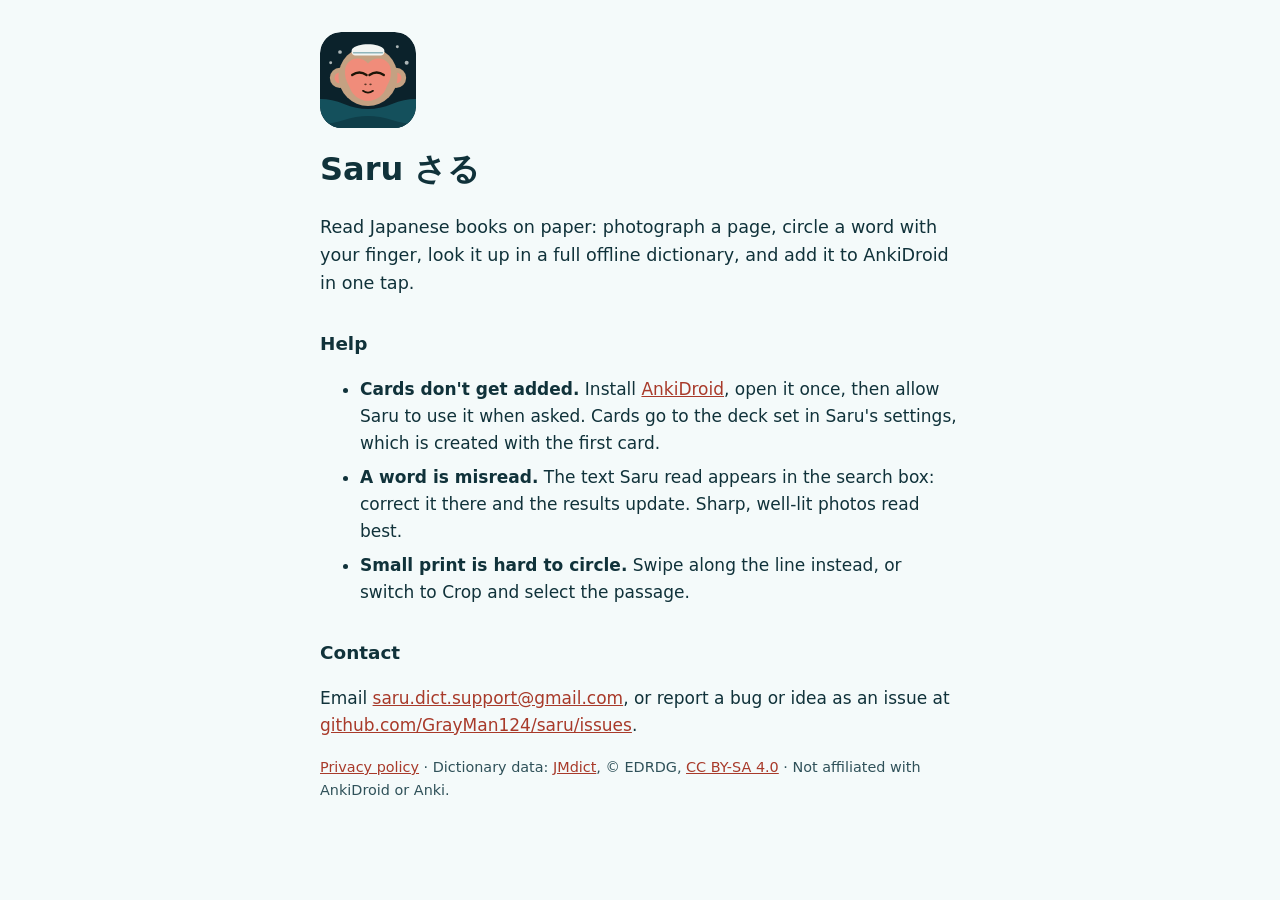
<file: index.html>
<!doctype html>
<html lang="en">
<head>
<meta charset="utf-8">
<meta name="viewport" content="width=device-width, initial-scale=1">
<title>Saru – Japanese OCR Dictionary</title>
<link rel="icon" href="icon.svg" type="image/svg+xml">
<link rel="stylesheet" href="style.css">
</head>
<body>
<main>
<img class="icon" src="icon.svg" width="96" height="96" alt="">
<h1>Saru <span lang="ja">さる</span></h1>
<p class="lead">Read Japanese books on paper: photograph a page, circle a word with your finger, look it up in a full offline dictionary, and add it to AnkiDroid in one tap.</p>

<h2>Help</h2>
<ul>
<li><strong>Cards don't get added.</strong> Install <a href="https://play.google.com/store/apps/details?id=com.ichi2.anki">AnkiDroid</a>, open it once, then allow Saru to use it when asked. Cards go to the deck set in Saru's settings, which is created with the first card.</li>
<li><strong>A word is misread.</strong> The text Saru read appears in the search box: correct it there and the results update. Sharp, well-lit photos read best.</li>
<li><strong>Small print is hard to circle.</strong> Swipe along the line instead, or switch to Crop and select the passage.</li>
</ul>

<h2>Contact</h2>
<p>Email <a href="mailto:saru.dict.support@gmail.com">saru.dict.support@gmail.com</a>, or report a bug or idea as an issue at <a href="https://github.com/GrayMan124/saru/issues">github.com/GrayMan124/saru/issues</a>.</p>

<p class="muted"><a href="privacy.html">Privacy policy</a> · Dictionary data: <a href="https://www.edrdg.org/wiki/index.php/JMdict-EDICT_Dictionary_Project">JMdict</a>, © EDRDG, <a href="https://creativecommons.org/licenses/by-sa/4.0/">CC BY-SA 4.0</a> · Not affiliated with AnkiDroid or Anki.</p>
</main>
</body>
</html>
</file>
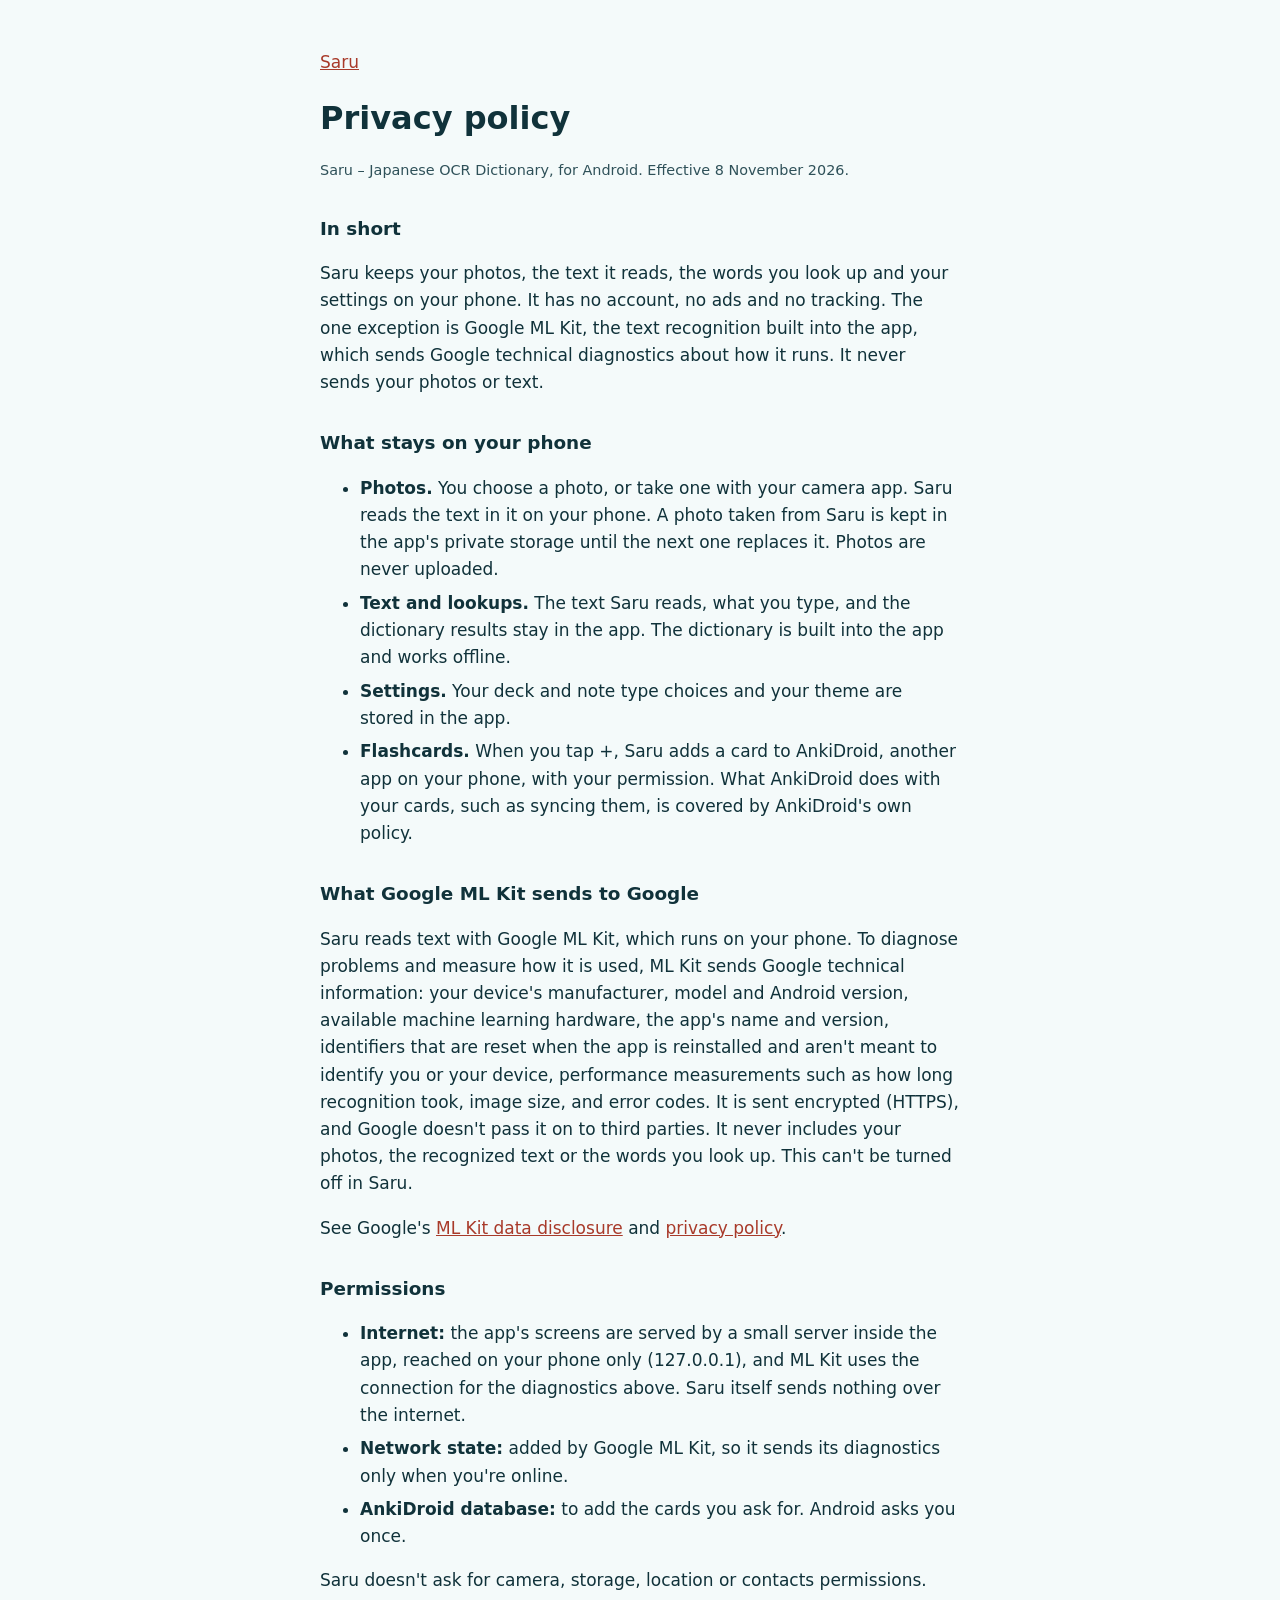
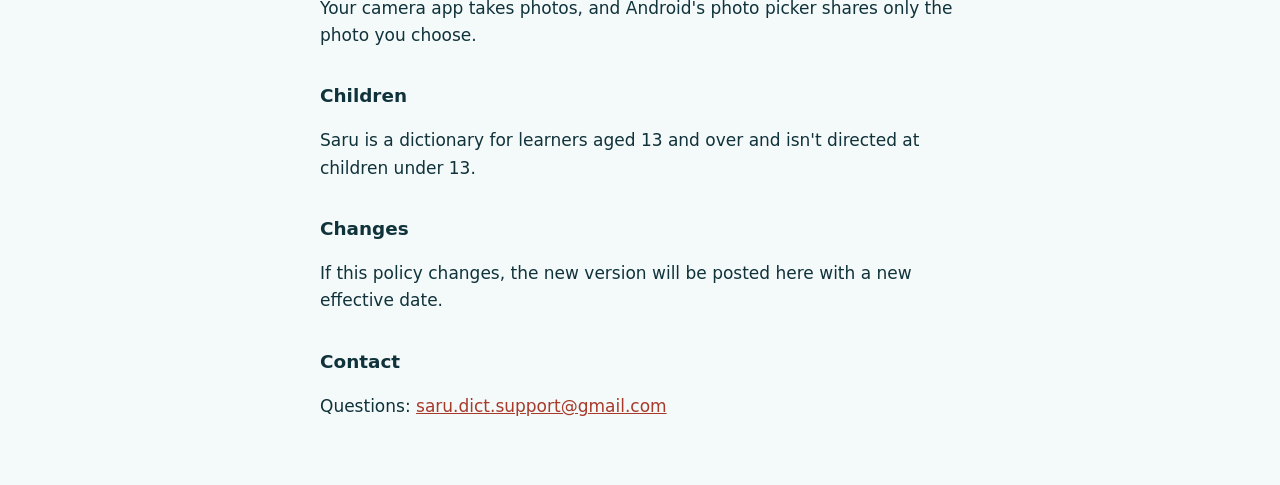
<file: privacy.html>
<!doctype html>
<html lang="en">
<head>
<meta charset="utf-8">
<meta name="viewport" content="width=device-width, initial-scale=1">
<title>Saru privacy policy</title>
<link rel="stylesheet" href="style.css">
</head>
<body>
<main>
<p><a href="./">Saru</a></p>
<h1>Privacy policy</h1>
<p class="muted">Saru – Japanese OCR Dictionary, for Android. Effective 8 November 2026.</p>

<h2>In short</h2>
<p>Saru keeps your photos, the text it reads, the words you look up and your settings on your phone. It has no account, no ads and no tracking. The one exception is Google ML Kit, the text recognition built into the app, which sends Google technical diagnostics about how it runs. It never sends your photos or text.</p>

<h2>What stays on your phone</h2>
<ul>
<li><strong>Photos.</strong> You choose a photo, or take one with your camera app. Saru reads the text in it on your phone. A photo taken from Saru is kept in the app's private storage until the next one replaces it. Photos are never uploaded.</li>
<li><strong>Text and lookups.</strong> The text Saru reads, what you type, and the dictionary results stay in the app. The dictionary is built into the app and works offline.</li>
<li><strong>Settings.</strong> Your deck and note type choices and your theme are stored in the app.</li>
<li><strong>Flashcards.</strong> When you tap +, Saru adds a card to AnkiDroid, another app on your phone, with your permission. What AnkiDroid does with your cards, such as syncing them, is covered by AnkiDroid's own policy.</li>
</ul>

<h2>What Google ML Kit sends to Google</h2>
<p>Saru reads text with Google ML Kit, which runs on your phone. To diagnose problems and measure how it is used, ML Kit sends Google technical information: your device's manufacturer, model and Android version, available machine learning hardware, the app's name and version, identifiers that are reset when the app is reinstalled and aren't meant to identify you or your device, performance measurements such as how long recognition took, image size, and error codes. It is sent encrypted (HTTPS), and Google doesn't pass it on to third parties. It never includes your photos, the recognized text or the words you look up. This can't be turned off in Saru.</p>
<p>See Google's <a href="https://developers.google.com/ml-kit/android-data-disclosure">ML Kit data disclosure</a> and <a href="https://policies.google.com/privacy">privacy policy</a>.</p>

<h2>Permissions</h2>
<ul>
<li><strong>Internet:</strong> the app's screens are served by a small server inside the app, reached on your phone only (127.0.0.1), and ML Kit uses the connection for the diagnostics above. Saru itself sends nothing over the internet.</li>
<li><strong>Network state:</strong> added by Google ML Kit, so it sends its diagnostics only when you're online.</li>
<li><strong>AnkiDroid database:</strong> to add the cards you ask for. Android asks you once.</li>
</ul>
<p>Saru doesn't ask for camera, storage, location or contacts permissions. Your camera app takes photos, and Android's photo picker shares only the photo you choose.</p>

<h2>Children</h2>
<p>Saru is a dictionary for learners aged 13 and over and isn't directed at children under 13.</p>

<h2>Changes</h2>
<p>If this policy changes, the new version will be posted here with a new effective date.</p>

<h2>Contact</h2>
<p>Questions: <a href="mailto:saru.dict.support@gmail.com">saru.dict.support@gmail.com</a></p>
</main>
</body>
</html>
</file>
<file: style.css>
/* The app's dark Onsen palette (web/static/app.css), with the light one by day. */
:root {
  color-scheme: dark light;
  --bg: #0b222b;
  --fg: #f2f5f3;
  --muted: #c5d6d8;
  --accent: #f9b7a9;
}
@media (prefers-color-scheme: light) {
  :root {
    --bg: #f4fafa;
    --fg: #10323a;
    --muted: #2f5159;
    --accent: #a83a2a;
  }
}
body {
  margin: 0;
  background: var(--bg);
  color: var(--fg);
  font: 17px/1.6 system-ui, "Noto Sans JP", sans-serif;
}
main { max-width: 40rem; margin: 0 auto; padding: 2rem 1rem 3rem; }
h1 { font-size: 2rem; margin: 0.5rem 0; }
h2 { font-size: 1.15rem; margin-top: 2rem; }
a { color: var(--accent); }
.lead { font-size: 1.1rem; }
.muted { color: var(--muted); font-size: 0.9rem; }
.icon { border-radius: 22%; }
li { margin: 0.4rem 0; }
</file>
